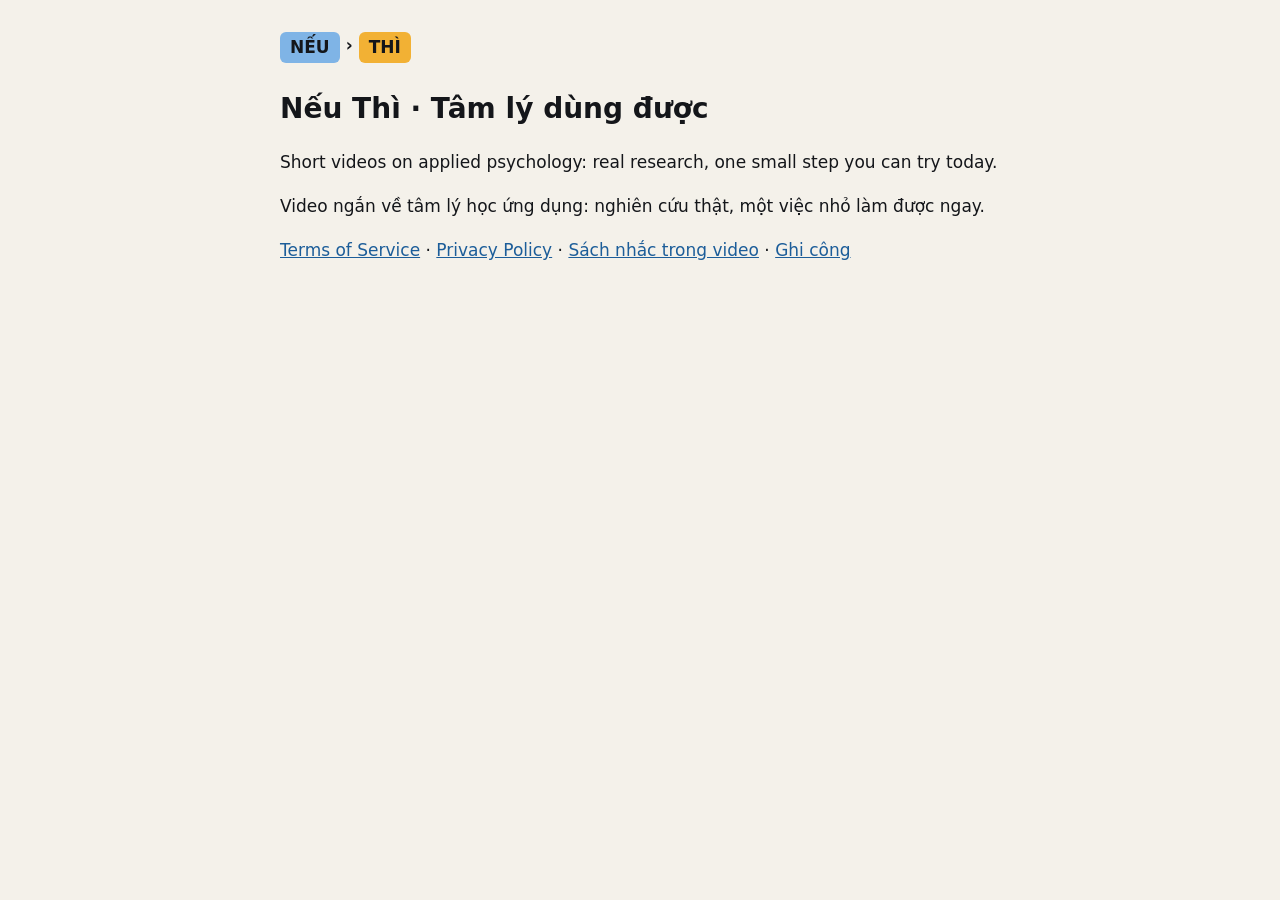
<file: index.html>
<!doctype html><html lang="vi"><head><meta charset="utf-8"><meta name="viewport" content="width=device-width,initial-scale=1">
<title>Nếu Thì</title><link rel="stylesheet" href="style.css"></head><body><main>
<div class="brand"><span class="n">NẾU</span>›<span class="t">THÌ</span></div>
<h1>Nếu Thì · Tâm lý dùng được</h1>
<p>Short videos on applied psychology: real research, one small step you can try today.</p>
<p>Video ngắn về tâm lý học ứng dụng: nghiên cứu thật, một việc nhỏ làm được ngay.</p>
<p><a href="terms.html">Terms of Service</a> · <a href="privacy.html">Privacy Policy</a> · <a href="books.html">Sách nhắc trong video</a> · <a href="credits.html">Ghi công</a></p>
</main></body></html>
</file>
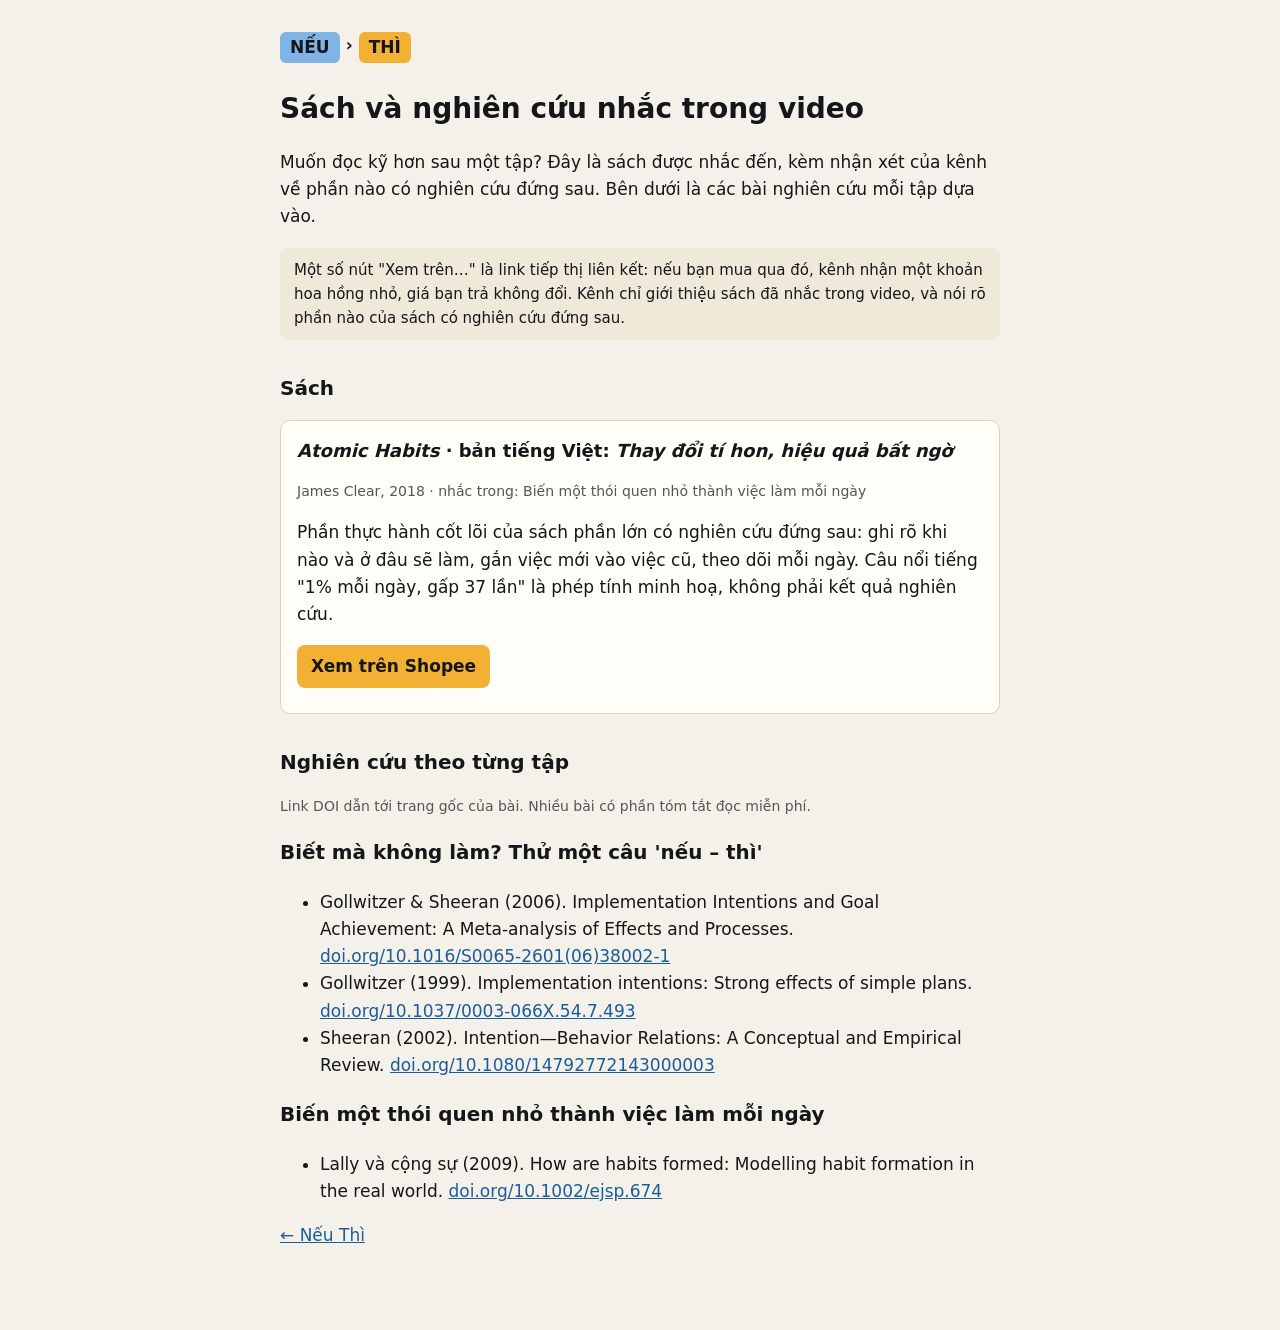
<file: books.html>
<!doctype html><html lang="vi"><head><meta charset="utf-8">
<meta name="viewport" content="width=device-width,initial-scale=1">
<title>Nếu Thì Sách</title><link rel="stylesheet" href="style.css"></head><body><main>
<div class="brand"><span class="n">NẾU</span>›<span class="t">THÌ</span></div>
<h1>Sách và nghiên cứu nhắc trong video</h1>
<p>Muốn đọc kỹ hơn sau một tập? Đây là sách được nhắc đến, kèm nhận xét của kênh về phần nào có
nghiên cứu đứng sau. Bên dưới là các bài nghiên cứu mỗi tập dựa vào.</p>
<p class="note">Một số nút "Xem trên…" là link tiếp thị liên kết: nếu bạn mua qua đó, kênh nhận một khoản hoa hồng nhỏ, giá bạn trả không đổi. Kênh chỉ giới thiệu sách đã nhắc trong video, và nói rõ phần nào của sách có nghiên cứu đứng sau.</p>
<h2>Sách</h2>
<section class="book"><h3><em>Atomic Habits</em> · bản tiếng Việt: <em>Thay đổi tí hon, hiệu quả bất ngờ</em></h3><p class="meta">James Clear, 2018 · nhắc trong: Biến một thói quen nhỏ thành việc làm mỗi ngày</p><p>Phần thực hành cốt lõi của sách phần lớn có nghiên cứu đứng sau: ghi rõ khi nào và ở đâu sẽ làm, gắn việc mới vào việc cũ, theo dõi mỗi ngày. Câu nổi tiếng &quot;1% mỗi ngày, gấp 37 lần&quot; là phép tính minh hoạ, không phải kết quả nghiên cứu.</p><p class="btns"><a class="buy" href="https://s.shopee.vn/5AtdaKJ0q1" rel="sponsored noopener" target="_blank">Xem trên Shopee</a></p></section>
<h2>Nghiên cứu theo từng tập</h2>
<p class="meta">Link DOI dẫn tới trang gốc của bài. Nhiều bài có phần tóm tắt đọc miễn phí.</p>
<h3>Biết mà không làm? Thử một câu &#x27;nếu – thì&#x27;</h3><ul><li>Gollwitzer &amp; Sheeran (2006). Implementation Intentions and Goal Achievement: A Meta-analysis of Effects and Processes. <a href="https://doi.org/10.1016/S0065-2601(06)38002-1">doi.org/10.1016/S0065-2601(06)38002-1</a></li><li>Gollwitzer (1999). Implementation intentions: Strong effects of simple plans. <a href="https://doi.org/10.1037/0003-066X.54.7.493">doi.org/10.1037/0003-066X.54.7.493</a></li><li>Sheeran (2002). Intention—Behavior Relations: A Conceptual and Empirical Review. <a href="https://doi.org/10.1080/14792772143000003">doi.org/10.1080/14792772143000003</a></li></ul><h3>Biến một thói quen nhỏ thành việc làm mỗi ngày</h3><ul><li>Lally và cộng sự (2009). How are habits formed: Modelling habit formation in the real world. <a href="https://doi.org/10.1002/ejsp.674">doi.org/10.1002/ejsp.674</a></li></ul>
<p><a href="index.html">← Nếu Thì</a></p>
</main></body></html>
</file>
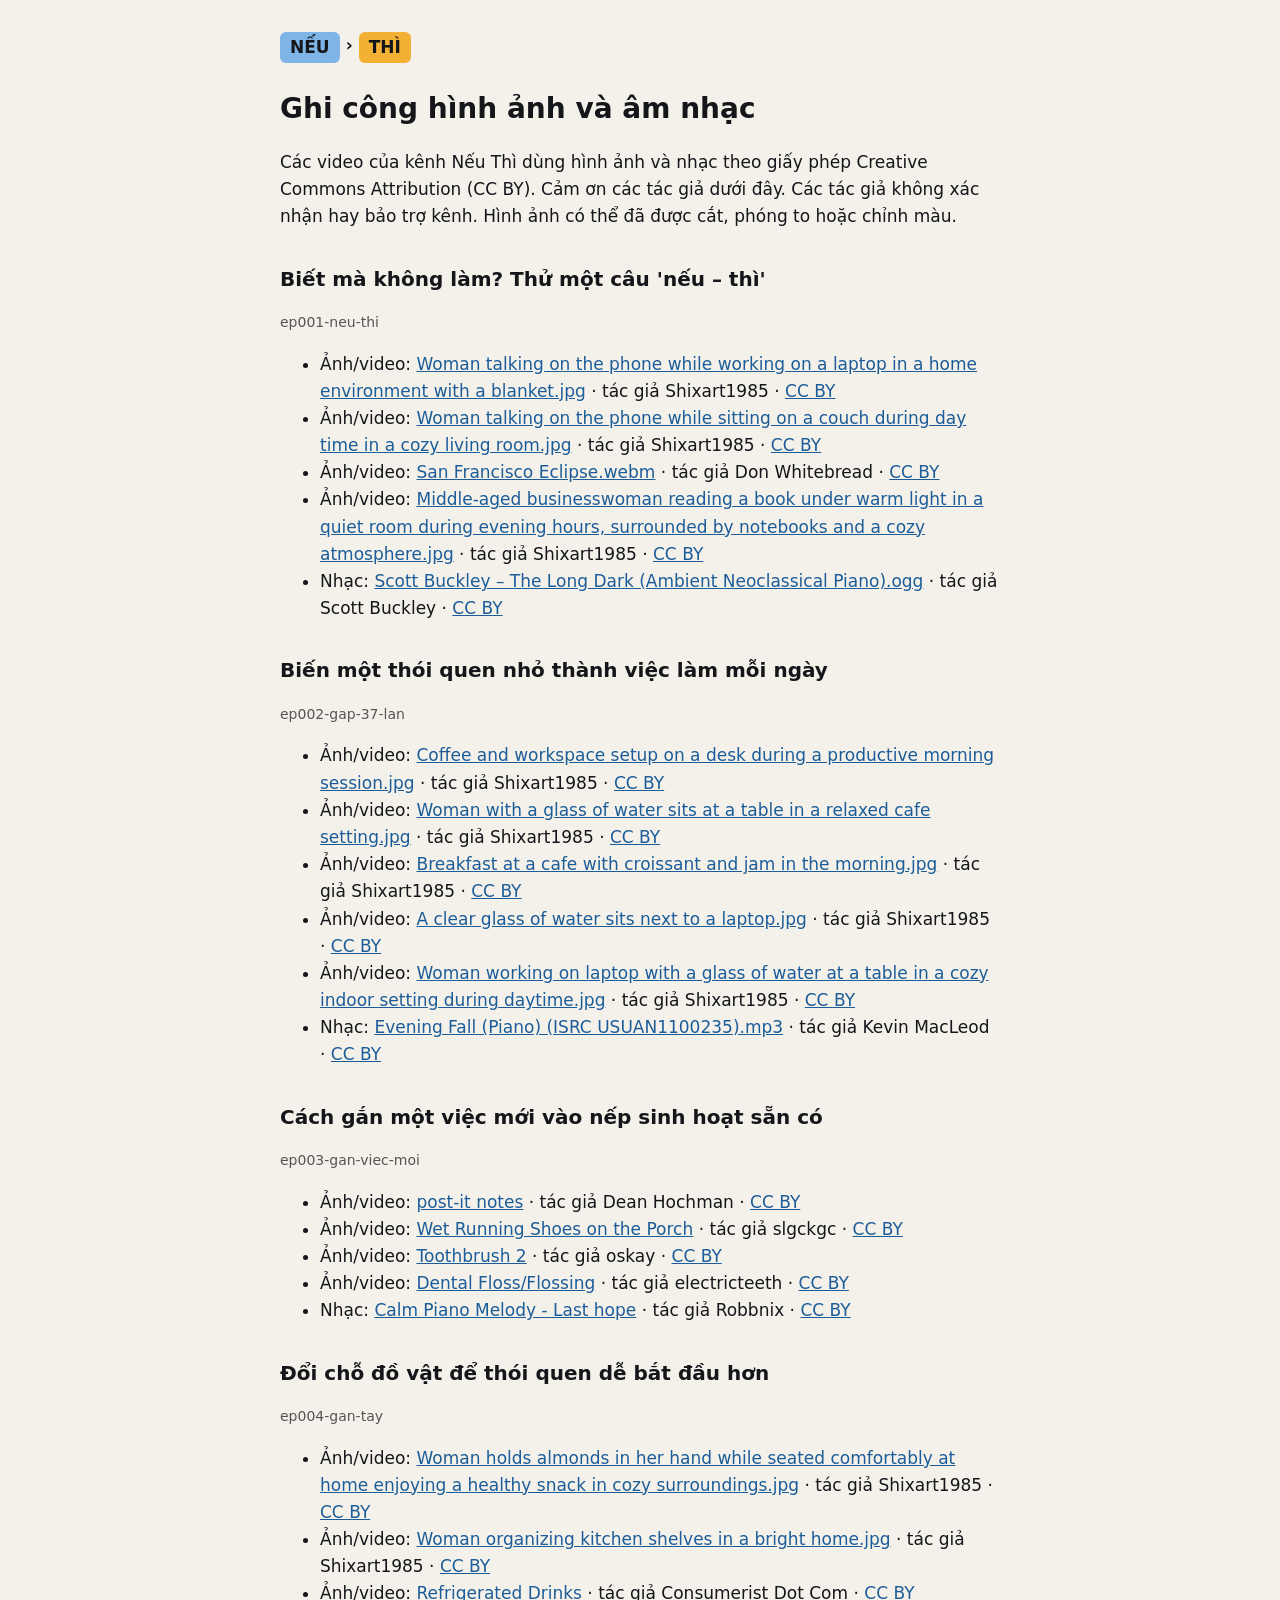
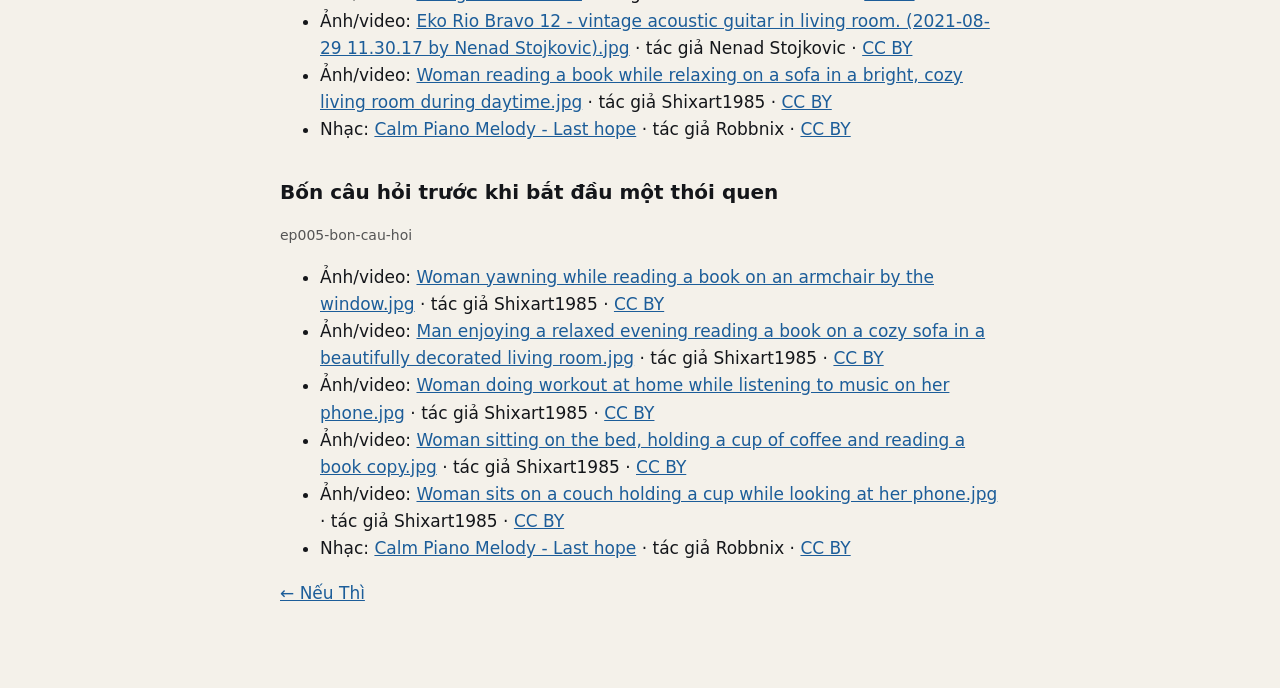
<file: credits.html>
<!doctype html><html lang="vi"><head><meta charset="utf-8">
<meta name="viewport" content="width=device-width,initial-scale=1">
<title>Nếu Thì Credits</title><link rel="stylesheet" href="style.css"></head><body><main>
<div class="brand"><span class="n">NẾU</span>›<span class="t">THÌ</span></div>
<h1>Ghi công hình ảnh và âm nhạc</h1>
<p>Các video của kênh Nếu Thì dùng hình ảnh và nhạc theo giấy phép Creative Commons Attribution (CC BY).
Cảm ơn các tác giả dưới đây. Các tác giả không xác nhận hay bảo trợ kênh. Hình ảnh có thể đã được cắt, phóng to
hoặc chỉnh màu.</p>
<h2>Biết mà không làm? Thử một câu &#x27;nếu – thì&#x27;</h2><p class="meta">ep001-neu-thi</p><ul><li>Ảnh/video: <a href="https://commons.wikimedia.org/wiki/File:Woman_talking_on_the_phone_while_working_on_a_laptop_in_a_home_environment_with_a_blanket.jpg">Woman talking on the phone while working on a laptop in a home environment with a blanket.jpg</a> · tác giả Shixart1985 · <a href="https://creativecommons.org/licenses/by/2.0">CC BY</a></li><li>Ảnh/video: <a href="https://commons.wikimedia.org/wiki/File:Woman_talking_on_the_phone_while_sitting_on_a_couch_during_day_time_in_a_cozy_living_room.jpg">Woman talking on the phone while sitting on a couch during day time in a cozy living room.jpg</a> · tác giả Shixart1985 · <a href="https://creativecommons.org/licenses/by/2.0">CC BY</a></li><li>Ảnh/video: <a href="https://commons.wikimedia.org/wiki/File:San_Francisco_Eclipse.webm">San Francisco Eclipse.webm</a> · tác giả Don Whitebread · <a href="https://creativecommons.org/licenses/by/3.0">CC BY</a></li><li>Ảnh/video: <a href="https://commons.wikimedia.org/wiki/File:Middle-aged_businesswoman_reading_a_book_under_warm_light_in_a_quiet_room_during_evening_hours,_surrounded_by_notebooks_and_a_cozy_atmosphere.jpg">Middle-aged businesswoman reading a book under warm light in a quiet room during evening hours, surrounded by notebooks and a cozy atmosphere.jpg</a> · tác giả Shixart1985 · <a href="https://creativecommons.org/licenses/by/2.0">CC BY</a></li><li>Nhạc: <a href="https://commons.wikimedia.org/wiki/File:Scott_Buckley_%E2%80%93_The_Long_Dark_(Ambient_Neoclassical_Piano).ogg">Scott Buckley – The Long Dark (Ambient Neoclassical Piano).ogg</a> · tác giả Scott Buckley · <a href="https://creativecommons.org/licenses/by/3.0">CC BY</a></li></ul><h2>Biến một thói quen nhỏ thành việc làm mỗi ngày</h2><p class="meta">ep002-gap-37-lan</p><ul><li>Ảnh/video: <a href="https://commons.wikimedia.org/wiki/File:Coffee_and_workspace_setup_on_a_desk_during_a_productive_morning_session.jpg">Coffee and workspace setup on a desk during a productive morning session.jpg</a> · tác giả Shixart1985 · <a href="https://creativecommons.org/licenses/by/2.0">CC BY</a></li><li>Ảnh/video: <a href="https://commons.wikimedia.org/wiki/File:Woman_with_a_glass_of_water_sits_at_a_table_in_a_relaxed_cafe_setting.jpg">Woman with a glass of water sits at a table in a relaxed cafe setting.jpg</a> · tác giả Shixart1985 · <a href="https://creativecommons.org/licenses/by/2.0">CC BY</a></li><li>Ảnh/video: <a href="https://commons.wikimedia.org/wiki/File:Breakfast_at_a_cafe_with_croissant_and_jam_in_the_morning.jpg">Breakfast at a cafe with croissant and jam in the morning.jpg</a> · tác giả Shixart1985 · <a href="https://creativecommons.org/licenses/by/2.0">CC BY</a></li><li>Ảnh/video: <a href="https://commons.wikimedia.org/wiki/File:A_clear_glass_of_water_sits_next_to_a_laptop.jpg">A clear glass of water sits next to a laptop.jpg</a> · tác giả Shixart1985 · <a href="https://creativecommons.org/licenses/by/2.0">CC BY</a></li><li>Ảnh/video: <a href="https://commons.wikimedia.org/wiki/File:Woman_working_on_laptop_with_a_glass_of_water_at_a_table_in_a_cozy_indoor_setting_during_daytime.jpg">Woman working on laptop with a glass of water at a table in a cozy indoor setting during daytime.jpg</a> · tác giả Shixart1985 · <a href="https://creativecommons.org/licenses/by/2.0">CC BY</a></li><li>Nhạc: <a href="https://commons.wikimedia.org/wiki/File:Evening_Fall_(Piano)_(ISRC_USUAN1100235).mp3">Evening Fall (Piano) (ISRC USUAN1100235).mp3</a> · tác giả Kevin MacLeod · <a href="https://creativecommons.org/licenses/by/3.0">CC BY</a></li></ul><h2>Cách gắn một việc mới vào nếp sinh hoạt sẵn có</h2><p class="meta">ep003-gan-viec-moi</p><ul><li>Ảnh/video: <a href="https://www.flickr.com/photos/17997843@N02/15004601536">post-it notes</a> · tác giả Dean Hochman · <a href="https://creativecommons.org/licenses/by/2.0/">CC BY</a></li><li>Ảnh/video: <a href="https://www.flickr.com/photos/14771153@N04/8135072221">Wet Running Shoes on the Porch</a> · tác giả slgckgc · <a href="https://creativecommons.org/licenses/by/2.0/">CC BY</a></li><li>Ảnh/video: <a href="https://www.flickr.com/photos/17425845@N00/2121739539">Toothbrush 2</a> · tác giả oskay · <a href="https://creativecommons.org/licenses/by/2.0/">CC BY</a></li><li>Ảnh/video: <a href="https://www.flickr.com/photos/156498286@N05/40422042213">Dental Floss/Flossing</a> · tác giả electricteeth · <a href="https://creativecommons.org/licenses/by/2.0/">CC BY</a></li><li>Nhạc: <a href="https://freesound.org/people/Robbnix/sounds/721570">Calm Piano Melody - Last hope</a> · tác giả Robbnix · <a href="https://creativecommons.org/licenses/by/4.0/">CC BY</a></li></ul><h2>Đổi chỗ đồ vật để thói quen dễ bắt đầu hơn</h2><p class="meta">ep004-gan-tay</p><ul><li>Ảnh/video: <a href="https://commons.wikimedia.org/wiki/File:Woman_holds_almonds_in_her_hand_while_seated_comfortably_at_home_enjoying_a_healthy_snack_in_cozy_surroundings.jpg">Woman holds almonds in her hand while seated comfortably at home enjoying a healthy snack in cozy surroundings.jpg</a> · tác giả Shixart1985 · <a href="https://creativecommons.org/licenses/by/2.0">CC BY</a></li><li>Ảnh/video: <a href="https://commons.wikimedia.org/wiki/File:Woman_organizing_kitchen_shelves_in_a_bright_home.jpg">Woman organizing kitchen shelves in a bright home.jpg</a> · tác giả Shixart1985 · <a href="https://creativecommons.org/licenses/by/2.0">CC BY</a></li><li>Ảnh/video: <a href="https://www.flickr.com/photos/21241181@N00/1674569655">Refrigerated Drinks</a> · tác giả Consumerist Dot Com · <a href="https://creativecommons.org/licenses/by/2.0/">CC BY</a></li><li>Ảnh/video: <a href="https://commons.wikimedia.org/wiki/File:Eko_Rio_Bravo_12_-_vintage_acoustic_guitar_in_living_room._(2021-08-29_11.30.17_by_Nenad_Stojkovic).jpg">Eko Rio Bravo 12 - vintage acoustic guitar in living room. (2021-08-29 11.30.17 by Nenad Stojkovic).jpg</a> · tác giả Nenad Stojkovic · <a href="https://creativecommons.org/licenses/by/2.0">CC BY</a></li><li>Ảnh/video: <a href="https://commons.wikimedia.org/wiki/File:Woman_reading_a_book_while_relaxing_on_a_sofa_in_a_bright,_cozy_living_room_during_daytime.jpg">Woman reading a book while relaxing on a sofa in a bright, cozy living room during daytime.jpg</a> · tác giả Shixart1985 · <a href="https://creativecommons.org/licenses/by/2.0">CC BY</a></li><li>Nhạc: <a href="https://freesound.org/people/Robbnix/sounds/721570">Calm Piano Melody - Last hope</a> · tác giả Robbnix · <a href="https://creativecommons.org/licenses/by/4.0/">CC BY</a></li></ul><h2>Bốn câu hỏi trước khi bắt đầu một thói quen</h2><p class="meta">ep005-bon-cau-hoi</p><ul><li>Ảnh/video: <a href="https://commons.wikimedia.org/wiki/File:Woman_yawning_while_reading_a_book_on_an_armchair_by_the_window.jpg">Woman yawning while reading a book on an armchair by the window.jpg</a> · tác giả Shixart1985 · <a href="https://creativecommons.org/licenses/by/2.0">CC BY</a></li><li>Ảnh/video: <a href="https://commons.wikimedia.org/wiki/File:Man_enjoying_a_relaxed_evening_reading_a_book_on_a_cozy_sofa_in_a_beautifully_decorated_living_room.jpg">Man enjoying a relaxed evening reading a book on a cozy sofa in a beautifully decorated living room.jpg</a> · tác giả Shixart1985 · <a href="https://creativecommons.org/licenses/by/2.0">CC BY</a></li><li>Ảnh/video: <a href="https://commons.wikimedia.org/wiki/File:Woman_doing_workout_at_home_while_listening_to_music_on_her_phone.jpg">Woman doing workout at home while listening to music on her phone.jpg</a> · tác giả Shixart1985 · <a href="https://creativecommons.org/licenses/by/2.0">CC BY</a></li><li>Ảnh/video: <a href="https://commons.wikimedia.org/wiki/File:Woman_sitting_on_the_bed,_holding_a_cup_of_coffee_and_reading_a_book_copy.jpg">Woman sitting on the bed, holding a cup of coffee and reading a book copy.jpg</a> · tác giả Shixart1985 · <a href="https://creativecommons.org/licenses/by/2.0">CC BY</a></li><li>Ảnh/video: <a href="https://commons.wikimedia.org/wiki/File:Woman_sits_on_a_couch_holding_a_cup_while_looking_at_her_phone.jpg">Woman sits on a couch holding a cup while looking at her phone.jpg</a> · tác giả Shixart1985 · <a href="https://creativecommons.org/licenses/by/2.0">CC BY</a></li><li>Nhạc: <a href="https://freesound.org/people/Robbnix/sounds/721570">Calm Piano Melody - Last hope</a> · tác giả Robbnix · <a href="https://creativecommons.org/licenses/by/4.0/">CC BY</a></li></ul>
<p><a href="index.html">← Nếu Thì</a></p>
</main></body></html>
</file>
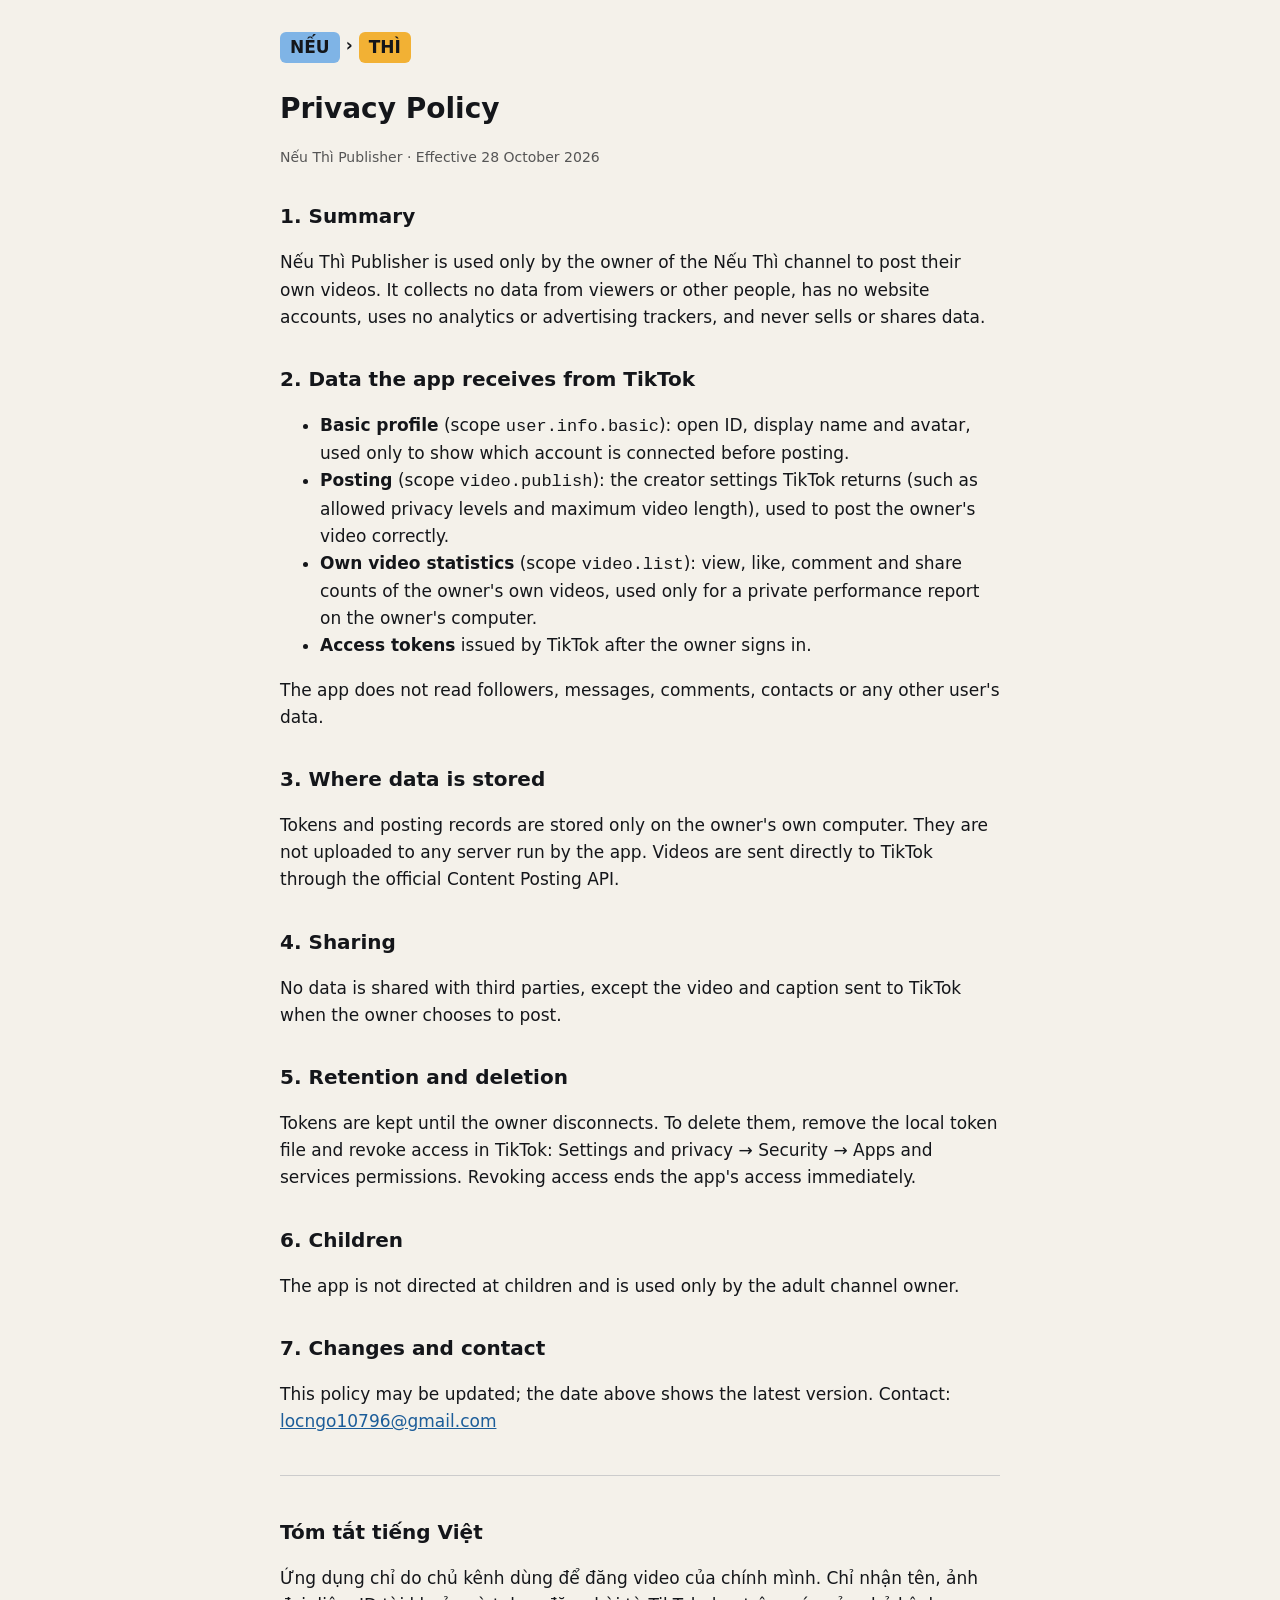
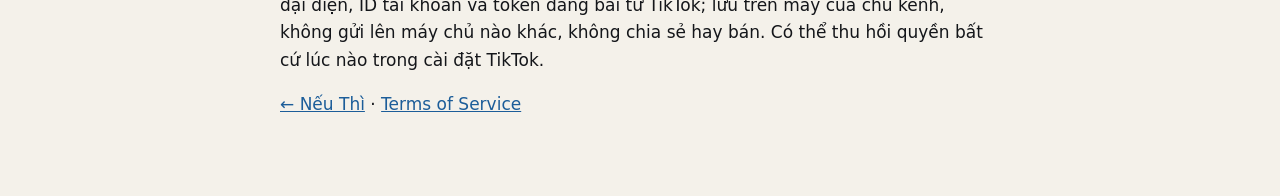
<file: privacy.html>
<!doctype html><html lang="en"><head><meta charset="utf-8"><meta name="viewport" content="width=device-width,initial-scale=1">
<title>Nếu Thì Privacy</title><link rel="stylesheet" href="style.css"></head><body><main>
<div class="brand"><span class="n">NẾU</span>›<span class="t">THÌ</span></div>
<h1>Privacy Policy</h1>
<p class="meta">Nếu Thì Publisher · Effective 28 October 2026</p>

<h2>1. Summary</h2>
<p>Nếu Thì Publisher is used only by the owner of the Nếu Thì channel to post their own videos. It collects no data from viewers or other people, has no website accounts, uses no analytics or advertising trackers, and never sells or shares data.</p>

<h2>2. Data the app receives from TikTok</h2>
<ul>
<li><b>Basic profile</b> (scope <code>user.info.basic</code>): open ID, display name and avatar, used only to show which account is connected before posting.</li>
<li><b>Posting</b> (scope <code>video.publish</code>): the creator settings TikTok returns (such as allowed privacy levels and maximum video length), used to post the owner's video correctly.</li>
<li><b>Own video statistics</b> (scope <code>video.list</code>): view, like, comment and share counts of the owner's own videos, used only for a private performance report on the owner's computer.</li>
<li><b>Access tokens</b> issued by TikTok after the owner signs in.</li>
</ul>
<p>The app does not read followers, messages, comments, contacts or any other user's data.</p>

<h2>3. Where data is stored</h2>
<p>Tokens and posting records are stored only on the owner's own computer. They are not uploaded to any server run by the app. Videos are sent directly to TikTok through the official Content Posting API.</p>

<h2>4. Sharing</h2>
<p>No data is shared with third parties, except the video and caption sent to TikTok when the owner chooses to post.</p>

<h2>5. Retention and deletion</h2>
<p>Tokens are kept until the owner disconnects. To delete them, remove the local token file and revoke access in TikTok: Settings and privacy → Security → Apps and services permissions. Revoking access ends the app's access immediately.</p>

<h2>6. Children</h2>
<p>The app is not directed at children and is used only by the adult channel owner.</p>

<h2>7. Changes and contact</h2>
<p>This policy may be updated; the date above shows the latest version. Contact: <a href="mailto:locngo10796@gmail.com">locngo10796@gmail.com</a></p>

<hr>
<h2>Tóm tắt tiếng Việt</h2>
<p>Ứng dụng chỉ do chủ kênh dùng để đăng video của chính mình. Chỉ nhận tên, ảnh đại diện, ID tài khoản và token đăng bài từ TikTok; lưu trên máy của chủ kênh, không gửi lên máy chủ nào khác, không chia sẻ hay bán. Có thể thu hồi quyền bất cứ lúc nào trong cài đặt TikTok.</p>
<p><a href="index.html">← Nếu Thì</a> · <a href="terms.html">Terms of Service</a></p>
</main></body></html>
</file>
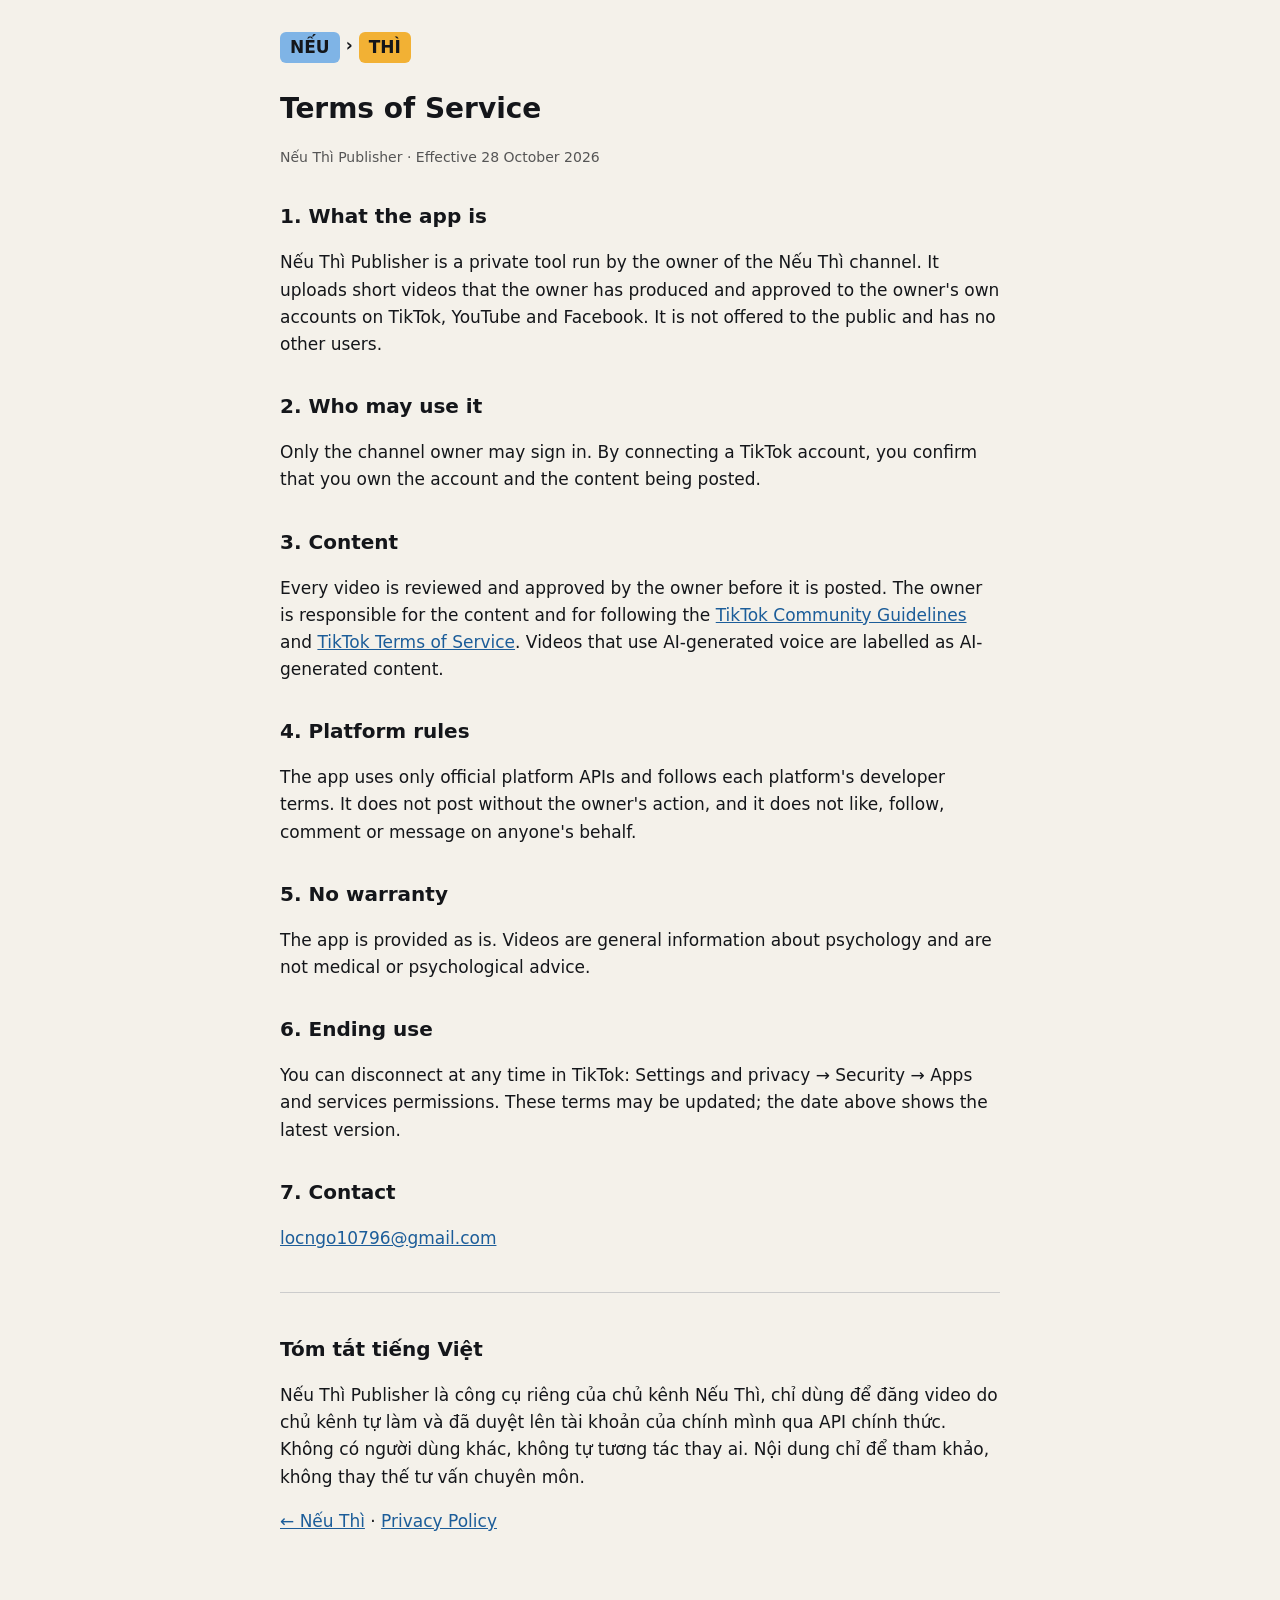
<file: terms.html>
<!doctype html><html lang="en"><head><meta charset="utf-8"><meta name="viewport" content="width=device-width,initial-scale=1">
<title>Nếu Thì Terms</title><link rel="stylesheet" href="style.css"></head><body><main>
<div class="brand"><span class="n">NẾU</span>›<span class="t">THÌ</span></div>
<h1>Terms of Service</h1>
<p class="meta">Nếu Thì Publisher · Effective 28 October 2026</p>

<h2>1. What the app is</h2>
<p>Nếu Thì Publisher is a private tool run by the owner of the Nếu Thì channel. It uploads short videos that the owner has produced and approved to the owner's own accounts on TikTok, YouTube and Facebook. It is not offered to the public and has no other users.</p>

<h2>2. Who may use it</h2>
<p>Only the channel owner may sign in. By connecting a TikTok account, you confirm that you own the account and the content being posted.</p>

<h2>3. Content</h2>
<p>Every video is reviewed and approved by the owner before it is posted. The owner is responsible for the content and for following the <a href="https://www.tiktok.com/community-guidelines">TikTok Community Guidelines</a> and <a href="https://www.tiktok.com/legal/terms-of-service">TikTok Terms of Service</a>. Videos that use AI-generated voice are labelled as AI-generated content.</p>

<h2>4. Platform rules</h2>
<p>The app uses only official platform APIs and follows each platform's developer terms. It does not post without the owner's action, and it does not like, follow, comment or message on anyone's behalf.</p>

<h2>5. No warranty</h2>
<p>The app is provided as is. Videos are general information about psychology and are not medical or psychological advice.</p>

<h2>6. Ending use</h2>
<p>You can disconnect at any time in TikTok: Settings and privacy → Security → Apps and services permissions. These terms may be updated; the date above shows the latest version.</p>

<h2>7. Contact</h2>
<p><a href="mailto:locngo10796@gmail.com">locngo10796@gmail.com</a></p>

<hr>
<h2>Tóm tắt tiếng Việt</h2>
<p>Nếu Thì Publisher là công cụ riêng của chủ kênh Nếu Thì, chỉ dùng để đăng video do chủ kênh tự làm và đã duyệt lên tài khoản của chính mình qua API chính thức. Không có người dùng khác, không tự tương tác thay ai. Nội dung chỉ để tham khảo, không thay thế tư vấn chuyên môn.</p>
<p><a href="index.html">← Nếu Thì</a> · <a href="privacy.html">Privacy Policy</a></p>
</main></body></html>
</file>
<file: style.css>
:root{--ink:#14161a;--paper:#f4f1ea;--accent:#f2b134;--cool:#7fb4e6}
body{margin:0;background:var(--paper);color:var(--ink);font:17px/1.6 "Be Vietnam Pro",system-ui,sans-serif}
main{max-width:720px;margin:0 auto;padding:32px 16px 64px}
h1{font-size:28px;margin:0 0 4px} h2{font-size:20px;margin-top:32px}
.meta{color:#555;font-size:14px} a{color:#1c5d99}
.brand{display:inline-flex;gap:6px;font-weight:800;margin-bottom:24px}
.brand span{padding:2px 10px;border-radius:6px} .n{background:var(--cool)} .t{background:var(--accent)}
hr{border:0;border-top:1px solid #ccc;margin:40px 0}
.book{border:1px solid #d8d2c4;border-radius:10px;padding:4px 16px 8px;margin:16px 0;background:#fffdf8}
.book h3{font-size:18px;margin:12px 0 0}
.btns{display:flex;flex-wrap:wrap;gap:8px}
.buy{display:inline-block;padding:8px 14px;border-radius:8px;background:var(--accent);color:var(--ink);font-weight:700;text-decoration:none}
.note{background:#efe9da;border-radius:8px;padding:10px 14px;font-size:15px}
</file>
